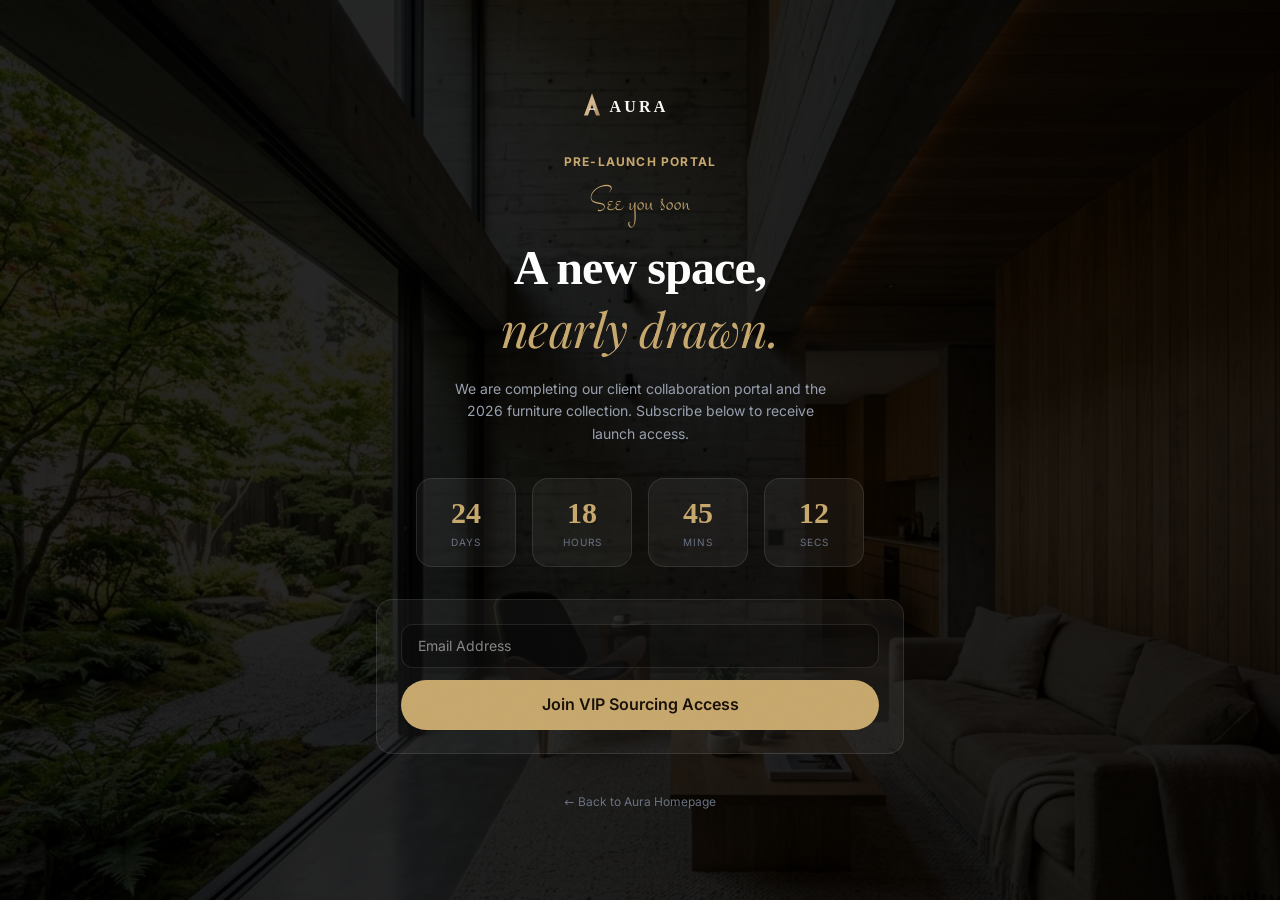
<file: pages/coming-soon.html>
<!DOCTYPE html>
<html lang="en" dir="ltr" class="">
<head>
  <meta charset="UTF-8">
  <meta name="viewport" content="width=device-width, initial-scale=1.0">
  <meta name="keywords" content="luxury interior designer, high-end interior design, residential design, bespoke furniture, space planning, 3d visualization, client portal">

  <!-- UNIQUE PER PAGE -->
  <title>Under Construction — Aura Design Studio</title>
  <meta name="description" content="Aura Design Studio's new collection and client collaboration portal are launching soon. Subscribe to receive exclusive spatial design insights.">
  <link rel="canonical" href="https://auradesignstudio.com/pages/coming-soon.html">

  <!-- Open Graph -->
  <meta property="og:type"        content="website">
  <meta property="og:title"       content="Under Construction — Aura Design Studio">
  <meta property="og:description" content="Aura Design Studio's new collection and client collaboration portal are launching soon. Subscribe to receive exclusive spatial design insights.">
  <meta property="og:image"       content="https://auradesignstudio.com/assets/images/ui/og-image.webp">
  <meta property="og:url"         content="https://auradesignstudio.com/pages/coming-soon.html">

  <!-- Twitter Card -->
  <meta name="twitter:card"        content="summary_large_image">
  <meta name="twitter:title"       content="Under Construction — Aura Design Studio">
  <meta name="twitter:description" content="Aura Design Studio's new collection and client collaboration portal are launching soon.">
  <meta name="twitter:image"       content="https://auradesignstudio.com/assets/images/ui/og-image.webp">

  <!-- JSON-LD -->
  <script type="application/ld+json">
  {
    "@context": "https://schema.org",
    "@type": "WebPage",
    "name": "Under Construction — Aura Design Studio",
    "description": "Aura Design Studio's new collection and client collaboration portal are launching soon. Subscribe to receive exclusive spatial design insights.",
    "url": "https://auradesignstudio.com/pages/coming-soon.html"
  }
  </script>

  <!-- Favicon -->
  <link rel="icon"             href="../assets/images/ui/favicon.ico">
  <link rel="apple-touch-icon" href="../assets/images/ui/apple-touch-icon.png">

  <!-- Styles -->
  <link rel="stylesheet" href="../assets/css/output.css">
  <link rel="stylesheet" href="../assets/css/style.css">
  <link rel="stylesheet" href="../assets/css/dark-mode.css">
  <link rel="stylesheet" href="../assets/css/rtl.css">
</head>
<body class="bg-primary text-white transition-colors duration-300 font-sans antialiased min-h-screen flex items-center justify-center relative overflow-hidden">
  
  <a href="#main-content" class="skip-link">Skip to main content</a>

  <!-- Background Image with heavy overlay -->
  <div class="absolute inset-0 z-0">
    <img src="../assets/images/hero/hero-secondary.webp" alt="Minimalist concrete interior architecture rendering" class="w-full h-full object-cover" loading="eager" width="1200" height="800">
    <div class="absolute inset-0 bg-black/85"></div>
  </div>

  <main id="main-content" class="relative z-10 max-w-xl mx-auto px-6 text-center flex flex-col items-center gap-8 py-12" role="main">
    
    <!-- Logo -->
    <a href="index.html" class="flex items-center gap-3 text-white" aria-label="Go to homepage">
      <img src="../assets/images/ui/logo-dark.svg" alt="Aura Design Studio Logo" class="h-8 w-auto text-white" loading="eager" width="160" height="40">
    </a>

    <!-- Copy -->
    <div class="flex flex-col gap-4" data-reveal="fade-up">
      <span class="text-accent text-xs font-bold uppercase tracking-widest">Pre-launch portal</span>
      <p class="signature text-3xl md:text-4xl">See you soon</p>
      <h1 class="text-3xl md:text-5xl font-bold font-serif leading-tight">A new space, <span class="display-italic text-accent">nearly drawn.</span></h1>
      <p class="text-gray-400 text-sm leading-relaxed max-w-[42ch] mx-auto">
        We are completing our client collaboration portal and the 2026 furniture collection. Subscribe below to receive launch access.
      </p>
    </div>

    <!-- Countdown Timer Grid -->
    <div class="grid grid-cols-4 gap-4 max-w-md w-full" data-reveal="fade-up" data-delay="1">
      <div class="bg-white/5 border border-white/10 rounded-2xl p-4 flex flex-col items-center">
        <span class="text-2xl md:text-3xl font-serif font-bold text-accent">24</span>
        <span class="text-[10px] text-gray-500 uppercase tracking-widest mt-1">Days</span>
      </div>
      <div class="bg-white/5 border border-white/10 rounded-2xl p-4 flex flex-col items-center">
        <span class="text-2xl md:text-3xl font-serif font-bold text-accent">18</span>
        <span class="text-[10px] text-gray-500 uppercase tracking-widest mt-1">Hours</span>
      </div>
      <div class="bg-white/5 border border-white/10 rounded-2xl p-4 flex flex-col items-center">
        <span class="text-2xl md:text-3xl font-serif font-bold text-accent">45</span>
        <span class="text-[10px] text-gray-500 uppercase tracking-widest mt-1">Mins</span>
      </div>
      <div class="bg-white/5 border border-white/10 rounded-2xl p-4 flex flex-col items-center">
        <span class="text-2xl md:text-3xl font-serif font-bold text-accent">12</span>
        <span class="text-[10px] text-gray-500 uppercase tracking-widest mt-1">Secs</span>
      </div>
    </div>

    <!-- Subscription Box -->
    <div class="bg-white/5 border border-white/10 p-6 rounded-2xl w-full" data-reveal="fade-up" data-delay="2">
      <form class="flex flex-col gap-3" novalidate id="coming-soon-form">
        <div class="relative flex-1">
          <input type="email" id="cs-email" name="email" placeholder="Email Address" required autocomplete="email" class="w-full h-[44px] bg-black/30 border border-white/10 rounded-xl px-4 text-sm text-white outline-none focus:border-accent transition">
          <span class="form-error absolute bottom-[-18px] left-0 text-[10px] text-red-500"></span>
        </div>
        <button type="submit" class="btn btn-primary btn-md w-full">Join VIP Sourcing Access</button>
      </form>
    </div>

    <!-- Footer link -->
    <a href="index.html" class="text-xs text-gray-500 hover:text-accent transition flex items-center gap-1.5 mt-2" data-reveal="fade-up" data-delay="3">
      ← Back to Aura Homepage
    </a>

  </main>

  <!-- Preloader -->
  <div class="preloader">
    <div class="preloader__spinner"></div>
    <span class="preloader__brand">AURA</span>
  </div>

  <!-- Scripts -->
  <script type="module" src="../assets/js/main.js"></script>
</body>
</html>
</file>
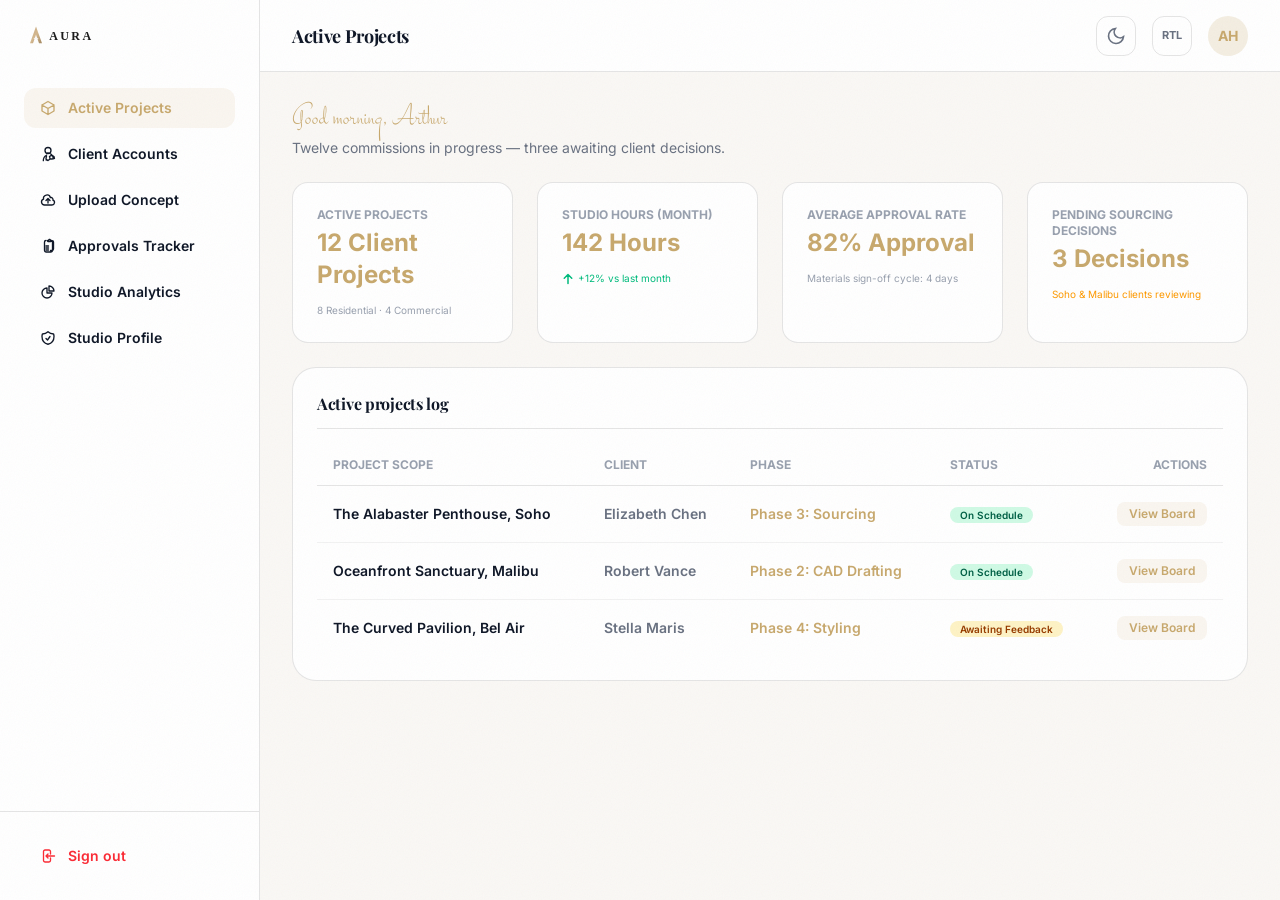
<file: pages/dashboard-admin.html>
<!DOCTYPE html>
<html lang="en" dir="ltr" class="">
<head>
  <meta charset="UTF-8">
  <meta name="viewport" content="width=device-width, initial-scale=1.0">
  <meta name="keywords" content="luxury interior designer, high-end interior design, residential design, bespoke furniture, space planning, 3d visualization, client portal">

  <!-- UNIQUE PER PAGE -->
  <title>Designer Management Board — Aura Design Studio</title>
  <meta name="description" content="Manage luxury residential interior projects, upload photorealistic 3D room renders, post custom material swatches, and converse with active clients.">
  <link rel="canonical" href="https://auradesignstudio.com/pages/dashboard-admin.html">

  <!-- Open Graph -->
  <meta property="og:type"        content="website">
  <meta property="og:title"       content="Designer Management Board — Aura Design Studio">
  <meta property="og:description" content="Manage luxury residential interior projects, upload photorealistic 3D room renders, post custom material swatches, and converse with active clients.">
  <meta property="og:image"       content="https://auradesignstudio.com/assets/images/ui/og-image.webp">
  <meta property="og:url"         content="https://auradesignstudio.com/pages/dashboard-admin.html">

  <!-- Twitter Card -->
  <meta name="twitter:card"        content="summary_large_image">
  <meta name="twitter:title"       content="Designer Management Board — Aura Design Studio">
  <meta name="twitter:description" content="Manage luxury residential interior projects, upload photorealistic 3D room renders.">
  <meta name="twitter:image"       content="https://auradesignstudio.com/assets/images/ui/og-image.webp">

  <!-- JSON-LD -->
  <script type="application/ld+json">
  {
    "@context": "https://schema.org",
    "@type": "WebPage",
    "name": "Designer Management Board — Aura Design Studio",
    "description": "Manage luxury residential interior projects, upload photorealistic 3D room renders, post custom material swatches, and converse with active clients.",
    "url": "https://auradesignstudio.com/pages/dashboard-admin.html"
  }
  </script>

  <!-- Favicon -->
  <link rel="icon" href="../assets/images/ui/favicon.ico">

  <!-- Styles -->
  <link rel="stylesheet" href="../assets/css/output.css">
  <link rel="stylesheet" href="../assets/css/style.css">
  <link rel="stylesheet" href="../assets/css/dark-mode.css">
  <link rel="stylesheet" href="../assets/css/rtl.css">

  <!-- Inline Theme Script to prevent FOUC -->
  <script>
    const savedTheme = localStorage.getItem('theme');
    const prefersDark = window.matchMedia('(prefers-color-scheme: dark)').matches;
    if (savedTheme === 'dark' || (!savedTheme && prefersDark)) {
      document.documentElement.classList.add('dark');
    } else {
      document.documentElement.classList.remove('dark');
    }
  </script>
</head>
<body class="bg-surface dark:bg-dark-bg text-gray-900 dark:text-gray-300 transition-colors duration-300 font-sans antialiased min-h-screen">
  
  <!-- Skip link (accessibility) -->
  <a href="#main-content" class="skip-link">Skip to main content</a>

  <div class="flex min-h-screen overflow-hidden">
    
    <!-- SIDEBAR -->
    <aside class="fixed lg:static inset-y-0 left-0 w-[260px] bg-white dark:bg-dark-surface border-r border-black/10 dark:border-white/10 z-50 flex flex-col justify-between transition-transform duration-300 -translate-x-full lg:translate-x-0" id="sidebar" role="navigation" aria-label="Dashboard navigation">
      
      <!-- Top Section -->
      <div class="flex flex-col gap-6 p-6">
        <!-- Logo -->
        <a href="index.html" class="flex items-center gap-3 text-gray-900 dark:text-white" aria-label="Go to homepage">
          <img src="../assets/images/ui/logo-light.svg" alt="Aura Design Studio Logo" class="h-6 w-auto dark:hidden" loading="eager" width="120" height="30">
          <img src="../assets/images/ui/logo-dark.svg" alt="Aura Design Studio Logo" class="h-6 w-auto hidden dark:block" loading="eager" width="120" height="30">
        </a>

        <!-- Navigation Links -->
        <nav class="flex flex-col gap-1.5 mt-4">
          <button data-tab="overview" class="flex items-center gap-3 px-4 py-2.5 text-sm font-semibold rounded-xl sidebar__link sidebar__link--active text-left w-full transition hover:text-accent hover:bg-accent/5 bg-accent/10 text-accent dark:bg-accent/20" aria-current="page">
            <!-- SVG cubes -->
            <svg class="w-4 h-4 shrink-0" fill="none" stroke="currentColor" stroke-width="2" viewBox="0 0 24 24" aria-hidden="true">
              <path stroke-linecap="round" stroke-linejoin="round" d="m21 7.5-9-5.25L3 7.5m18 0-9 5.25m9-5.25v9l-9 5.25M3 7.5l9 5.25M3 7.5v9l9 5.25m0-9v9" />
            </svg>
            Active Projects
          </button>
          <button data-tab="users" class="flex items-center gap-3 px-4 py-2.5 text-sm font-semibold rounded-xl sidebar__link text-left w-full transition hover:text-accent hover:bg-accent/5">
            <!-- SVG users -->
            <svg class="w-4 h-4 shrink-0" fill="none" stroke="currentColor" stroke-width="2" viewBox="0 0 24 24" aria-hidden="true">
              <path stroke-linecap="round" stroke-linejoin="round" d="M15 19.128a9.38 9.38 0 0 0 2.625.372 9.337 9.337 0 0 0 4.121-.952 4.125 4.125 0 0 0-7.533-2.493M15 19.128v-.003c0-1.113-.285-2.16-.786-3.07M15 19.128v.109A12.018 12.018 0 0 1 12 21.75a11.963 11.963 0 0 1-3-2.513v-.11c0-1.112.285-2.16.786-3.07m5.214-4.839a4.5 4.5 0 0 0-5.214 0m5.214 0a9.005 9.005 0 0 1 4.786 8.216M12 21.75a12.018 12.018 0 0 1-3-.787M9.786 13.841a9.005 9.005 0 0 0-4.786 8.216M12 11.25a4.5 4.5 0 1 0 0-9 4.5 4.5 0 0 0 0 9Z" />
            </svg>
            Client Accounts
          </button>
          <button data-tab="content" class="flex items-center gap-3 px-4 py-2.5 text-sm font-semibold rounded-xl sidebar__link text-left w-full transition hover:text-accent hover:bg-accent/5">
            <!-- SVG cloud-upload-alt -->
            <svg class="w-4 h-4 shrink-0" fill="none" stroke="currentColor" stroke-width="2" viewBox="0 0 24 24" aria-hidden="true">
              <path stroke-linecap="round" stroke-linejoin="round" d="M12 16.5V9.75m0 0 3 3m-3-3-3 3M6.75 19.5a4.5 4.5 0 0 1-1.41-8.775 5.25 5.25 0 0 1 10.233-2.33 3 3 0 0 1 3.758 3.848A3.752 3.752 0 0 1 18 19.5H6.75Z" />
            </svg>
            Upload Concept
          </button>
          <button data-tab="orders" class="flex items-center gap-3 px-4 py-2.5 text-sm font-semibold rounded-xl sidebar__link text-left w-full transition hover:text-accent hover:bg-accent/5">
            <!-- SVG clipboard-check -->
            <svg class="w-4 h-4 shrink-0" fill="none" stroke="currentColor" stroke-width="2" viewBox="0 0 24 24" aria-hidden="true">
              <path stroke-linecap="round" stroke-linejoin="round" d="M9 12h3.75M9 15h3.75M9 18h3.75m3 .75H18a2.25 2.25 0 0 0 2.25-2.25V6.108c0-1.135-.845-2.098-1.976-2.192a48.424 48.424 0 0 0-1.123-.08m-5.801 0c-.065.21-.1.433-.1.664 0 .414.336.75.75.75h4.5a.75.75 0 0 0 .75-.75 2.25 2.25 0 0 0-.1-.664m-5.8 0A2.251 2.251 0 0 0 13.5 2.25H15a2.25 2.25 0 0 0 2.15 1.586m-5.8 0c-.065.21-.1.433-.1.664 0 .414.336.75.75.75h4.5a.75.75 0 0 0 .75-.75 2.25 2.25 0 0 0-.1-.664M9 3.75a2.25 2.25 0 0 0-2.25 2.25v12.75A2.25 2.25 0 0 0 9 21h7.5A2.25 2.25 0 0 0 18.75 18.75V6A2.25 2.25 0 0 0 16.5 3.75" />
            </svg>
            Approvals Tracker
          </button>
          <button data-tab="analytics" class="flex items-center gap-3 px-4 py-2.5 text-sm font-semibold rounded-xl sidebar__link text-left w-full transition hover:text-accent hover:bg-accent/5">
            <!-- SVG chart-pie -->
            <svg class="w-4 h-4 shrink-0" fill="none" stroke="currentColor" stroke-width="2" viewBox="0 0 24 24" aria-hidden="true">
              <path stroke-linecap="round" stroke-linejoin="round" d="M10.5 6a7.5 7.5 0 1 0 7.5 7.5h-7.5V6Z" />
              <path stroke-linecap="round" stroke-linejoin="round" d="M13.5 10.5H21A7.5 7.5 0 0 0 13.5 3v7.5Z" />
            </svg>
            Studio Analytics
          </button>
          <button data-tab="settings" class="flex items-center gap-3 px-4 py-2.5 text-sm font-semibold rounded-xl sidebar__link text-left w-full transition hover:text-accent hover:bg-accent/5">
            <!-- SVG user-shield -->
            <svg class="w-4 h-4 shrink-0" fill="none" stroke="currentColor" stroke-width="2" viewBox="0 0 24 24" aria-hidden="true">
              <path stroke-linecap="round" stroke-linejoin="round" d="M9 12.75 11.25 15 15 9.75m-3-7.036A11.959 11.959 0 0 1 3.598 6 11.99 11.99 0 0 0 3 9.749c0 5.592 3.824 10.29 9 11.623 5.176-1.332 9-6.03 9-11.622 0-1.31-.21-2.571-.598-3.751h-.152c-3.196 0-6.1-1.248-8.25-3.285Z" />
            </svg>
            Studio Profile
          </button>
        </nav>
      </div>

      <!-- Bottom Logout -->
      <div class="p-6 border-t border-black/10 dark:border-white/10">
        <a href="login.html" class="flex items-center gap-3 px-4 py-2.5 text-sm font-semibold rounded-xl text-red-500 hover:bg-red-50 dark:hover:bg-red-950/20 transition w-full text-left">
          <!-- SVG signout -->
          <svg class="w-4 h-4 shrink-0" fill="none" stroke="currentColor" stroke-width="2" viewBox="0 0 24 24" aria-hidden="true">
            <path stroke-linecap="round" stroke-linejoin="round" d="M15.75 9V5.25A2.25 2.25 0 0 0 13.5 3h-6a2.25 2.25 0 0 0-2.25 2.25v13.5A2.25 2.25 0 0 0 7.5 21h6a2.25 2.25 0 0 0 2.25-2.25V15M12 9l-3 3m0 0 3 3m-3-3h12.75" />
          </svg>
          Sign out
        </a>
      </div>

    </aside>

    <!-- WRAPPER FOR CONTENT -->
    <div class="flex-1 flex flex-col min-w-0">
      
      <!-- TOPBAR -->
      <header class="h-[72px] bg-white dark:bg-dark-surface border-b border-black/10 dark:border-white/10 px-6 md:px-8 flex items-center justify-between z-30" role="banner">
        <div class="flex items-center gap-4">
          <button class="sidebar-toggle lg:hidden text-gray-500 hover:text-accent transition w-10 h-10 flex items-center justify-center rounded-xl hover:bg-gray-100 dark:hover:bg-white/5" aria-label="Toggle sidebar">
            <!-- SVG bars -->
            <svg class="w-5 h-5" fill="none" stroke="currentColor" stroke-width="2" viewBox="0 0 24 24" aria-hidden="true">
              <path stroke-linecap="round" stroke-linejoin="round" d="M3.75 6.75h16.5M3.75 12h16.5m-16.5 5.25h16.5" />
            </svg>
          </button>
          <h1 class="dashboard-topbar__title text-lg font-bold font-heading">Active Projects</h1>
        </div>

        <div class="flex items-center gap-4">
          <button id="dark-toggle" class="w-10 h-10 flex items-center justify-center rounded-xl border border-black/10 dark:border-white/10 text-gray-500 dark:text-gray-300 hover:text-accent hover:border-accent hover:bg-gray-100 dark:hover:bg-white/5 transition" aria-label="Toggle dark mode">
            <!-- SVG moon -->
            <svg class="icon-moon w-5 h-5 block dark:hidden" fill="none" stroke="currentColor" stroke-width="2" viewBox="0 0 24 24" aria-hidden="true">
              <path d="M21 12.79A9 9 0 1 1 11.21 3 7 7 0 0 0 21 12.79z"/>
            </svg>
            <!-- SVG sun -->
            <svg class="icon-sun w-5 h-5 hidden dark:block" fill="none" stroke="currentColor" stroke-width="2" viewBox="0 0 24 24" aria-hidden="true">
              <circle cx="12" cy="12" r="5"/>
              <path d="M12 1v2M12 21v2M4.22 4.22l1.42 1.42M18.36 18.36l1.42 1.42M1 12h2M21 12h2M4.22 19.78l1.42-1.42M18.36 5.64l1.42-1.42"/>
            </svg>
          </button>
          <button id="rtl-toggle" class="w-10 h-10 flex items-center justify-center rounded-xl border border-black/10 dark:border-white/10 text-[11px] font-bold text-gray-500 dark:text-gray-300 hover:text-accent hover:border-accent hover:bg-gray-100 dark:hover:bg-white/5 transition" aria-label="Toggle RTL layout">
            RTL
          </button>
          <div class="w-10 h-10 rounded-full bg-accent/20 text-accent flex items-center justify-center font-bold text-sm" aria-label="User menu">
            AH
          </div>
        </div>
      </header>

      <!-- MAIN CONTENT -->
      <main class="flex-1 p-6 md:p-8 bg-surface dark:bg-dark-bg min-h-[calc(100vh-72px)] overflow-y-auto" id="main-content">
        
        <!-- PANEL: OVERVIEW -->
        <div id="overview" class="tab-panel active space-y-6">

          <!-- Welcome header -->
          <div class="text-left">
            <p class="signature text-2xl md:text-3xl">Good morning, Arthur</p>
            <p class="text-sm text-gray-500 dark:text-gray-400 mt-1">Twelve commissions in progress — three awaiting client decisions.</p>
          </div>

          <!-- Stat Cards -->
          <div class="grid sm:grid-cols-4 gap-6 text-left">
            <div class="bg-white dark:bg-dark-surface border border-black/10 dark:border-white/10 p-6 rounded-2xl flex flex-col gap-1">
              <span class="text-xs font-bold text-gray-400 uppercase">Active Projects</span>
              <strong class="text-2xl font-bold text-accent">12 Client Projects</strong>
              <span class="text-[10px] text-gray-400 mt-2">8 Residential · 4 Commercial</span>
            </div>
            <div class="bg-white dark:bg-dark-surface border border-black/10 dark:border-white/10 p-6 rounded-2xl flex flex-col gap-1">
              <span class="text-xs font-bold text-gray-400 uppercase">Studio Hours (Month)</span>
              <strong class="text-2xl font-bold text-accent">142 Hours</strong>
              <span class="text-[10px] text-emerald-500 mt-2 flex items-center">
                <!-- SVG arrow up -->
                <svg class="w-3 h-3 inline-block mr-1" fill="none" stroke="currentColor" stroke-width="3" viewBox="0 0 24 24" aria-hidden="true">
                  <path stroke-linecap="round" stroke-linejoin="round" d="M4.5 10.5 12 3m0 0 7.5 7.5M12 3v18" />
                </svg>
                +12% vs last month
              </span>
            </div>
            <div class="bg-white dark:bg-dark-surface border border-black/10 dark:border-white/10 p-6 rounded-2xl flex flex-col gap-1">
              <span class="text-xs font-bold text-gray-400 uppercase">Average Approval Rate</span>
              <strong class="text-2xl font-bold text-accent">82% Approval</strong>
              <span class="text-[10px] text-gray-400 mt-2">Materials sign-off cycle: 4 days</span>
            </div>
            <div class="bg-white dark:bg-dark-surface border border-black/10 dark:border-white/10 p-6 rounded-2xl flex flex-col gap-1">
              <span class="text-xs font-bold text-gray-400 uppercase">Pending Sourcing Decisions</span>
              <strong class="text-2xl font-bold text-accent">3 Decisions</strong>
              <span class="text-[10px] text-amber-500 mt-2">Soho & Malibu clients reviewing</span>
            </div>
          </div>

          <!-- Active Projects Log -->
          <div class="bg-white dark:bg-dark-surface border border-black/10 dark:border-white/10 rounded-3xl p-6 text-left">
            <h2 class="text-base font-bold font-heading border-b border-black/10 dark:border-white/10 pb-3 mb-4">Active projects log</h2>
            <div class="overflow-x-auto">
              <table class="w-full text-sm text-left border-collapse" role="table">
                <thead>
                  <tr class="border-b border-black/10 dark:border-white/10 text-xs font-bold text-gray-400 uppercase">
                    <th class="py-3 px-4">Project Scope</th>
                    <th class="py-3 px-4">Client</th>
                    <th class="py-3 px-4">Phase</th>
                    <th class="py-3 px-4">Status</th>
                    <th class="py-3 px-4 text-right">Actions</th>
                  </tr>
                </thead>
                <tbody class="divide-y divide-black/5 dark:divide-white/5 font-semibold text-gray-500 dark:text-gray-400">
                  <!-- Row 1 -->
                  <tr class="hover:bg-surface dark:hover:bg-dark-bg transition">
                    <td class="py-4 px-4 text-gray-900 dark:text-white">The Alabaster Penthouse, Soho</td>
                    <td class="py-4 px-4">Elizabeth Chen</td>
                    <td class="py-4 px-4 text-accent">Phase 3: Sourcing</td>
                    <td class="py-4 px-4"><span class="px-2.5 py-0.5 rounded-full text-[10px] bg-emerald-100 text-emerald-800 dark:bg-emerald-950/30 dark:text-emerald-300">On Schedule</span></td>
                    <td class="py-4 px-4 text-right flex gap-2 justify-end">
                      <a href="dashboard-user.html" class="px-3 py-1 bg-accent/10 text-accent text-xs rounded-lg hover:bg-accent hover:text-white transition">View Board</a>
                    </td>
                  </tr>
                  <!-- Row 2 -->
                  <tr class="hover:bg-surface dark:hover:bg-dark-bg transition">
                    <td class="py-4 px-4 text-gray-900 dark:text-white">Oceanfront Sanctuary, Malibu</td>
                    <td class="py-4 px-4">Robert Vance</td>
                    <td class="py-4 px-4 text-accent">Phase 2: CAD Drafting</td>
                    <td class="py-4 px-4"><span class="px-2.5 py-0.5 rounded-full text-[10px] bg-emerald-100 text-emerald-800 dark:bg-emerald-950/30 dark:text-emerald-300">On Schedule</span></td>
                    <td class="py-4 px-4 text-right flex gap-2 justify-end">
                      <a href="dashboard-user.html" class="px-3 py-1 bg-accent/10 text-accent text-xs rounded-lg hover:bg-accent hover:text-white transition">View Board</a>
                    </td>
                  </tr>
                  <!-- Row 3 -->
                  <tr class="hover:bg-surface dark:hover:bg-dark-bg transition">
                    <td class="py-4 px-4 text-gray-900 dark:text-white">The Curved Pavilion, Bel Air</td>
                    <td class="py-4 px-4">Stella Maris</td>
                    <td class="py-4 px-4 text-accent">Phase 4: Styling</td>
                    <td class="py-4 px-4"><span class="px-2.5 py-0.5 rounded-full text-[10px] bg-amber-100 text-amber-800 dark:bg-amber-950/30 dark:text-amber-300">Awaiting Feedback</span></td>
                    <td class="py-4 px-4 text-right flex gap-2 justify-end">
                      <a href="dashboard-user.html" class="px-3 py-1 bg-accent/10 text-accent text-xs rounded-lg hover:bg-accent hover:text-white transition">View Board</a>
                    </td>
                  </tr>
                </tbody>
              </table>
            </div>
          </div>

        </div>

        <!-- PANEL: CLIENT ACCOUNTS -->
        <div id="users" class="tab-panel hidden space-y-6">
          <div class="bg-white dark:bg-dark-surface border border-black/10 dark:border-white/10 rounded-3xl p-6 text-left">
            <h2 class="text-base font-bold font-heading border-b border-black/10 dark:border-white/10 pb-3 mb-6">Registered client workspaces</h2>
            
            <div class="overflow-x-auto">
              <table class="w-full text-sm text-left border-collapse" role="table">
                <thead>
                  <tr class="border-b border-black/10 dark:border-white/10 text-xs font-bold text-gray-400 uppercase">
                    <th class="py-3 px-4">Client Name</th>
                    <th class="py-3 px-4">Email</th>
                    <th class="py-3 px-4">Project Ref Code</th>
                    <th class="py-3 px-4">Portal Access</th>
                  </tr>
                </thead>
                <tbody class="divide-y divide-black/5 dark:divide-white/5 font-semibold text-gray-500 dark:text-gray-400">
                  <tr class="hover:bg-surface dark:hover:bg-dark-bg transition">
                    <td class="py-4 px-4 text-gray-900 dark:text-white">Elizabeth Chen</td>
                    <td class="py-4 px-4">elizabeth.chen@gmail.com</td>
                    <td class="py-4 px-4 text-accent font-mono">AURA-SOHO-2026</td>
                    <td class="py-4 px-4"><span class="px-2 py-0.5 rounded bg-green-100 text-green-800 text-[10px]">Active</span></td>
                  </tr>
                  <tr class="hover:bg-surface dark:hover:bg-dark-bg transition">
                    <td class="py-4 px-4 text-gray-900 dark:text-white">Robert Vance</td>
                    <td class="py-4 px-4">r.vance@vanceholdings.com</td>
                    <td class="py-4 px-4 text-accent font-mono">AURA-MALIBU-2026</td>
                    <td class="py-4 px-4"><span class="px-2 py-0.5 rounded bg-green-100 text-green-800 text-[10px]">Active</span></td>
                  </tr>
                  <tr class="hover:bg-surface dark:hover:bg-dark-bg transition">
                    <td class="py-4 px-4 text-gray-900 dark:text-white">Stella Maris</td>
                    <td class="py-4 px-4">stella@marisdesign.org</td>
                    <td class="py-4 px-4 text-accent font-mono">AURA-BELAIR-2025</td>
                    <td class="py-4 px-4"><span class="px-2 py-0.5 rounded bg-green-100 text-green-800 text-[10px]">Active</span></td>
                  </tr>
                </tbody>
              </table>
            </div>

          </div>
        </div>

        <!-- PANEL: UPLOAD CONCEPT (CONTENT) -->
        <div id="content" class="tab-panel hidden space-y-6">
          <div class="bg-white dark:bg-dark-surface border border-black/10 dark:border-white/10 rounded-3xl p-6 text-left max-w-xl">
            <h2 class="text-base font-bold font-heading border-b border-black/10 dark:border-white/10 pb-3 mb-6">Upload new design concept</h2>
            
            <form class="flex flex-col gap-4" data-validate>
              <div class="flex flex-col">
                <label for="select-project" class="text-[10px] font-bold text-gray-500 uppercase mb-1">Target Client Project</label>
                <select id="select-project" required class="h-[44px] bg-surface dark:bg-dark-bg border border-black/10 dark:border-white/10 rounded-xl px-4 text-sm outline-none focus:border-accent text-gray-900 dark:text-white">
                  <option value="">Select Client Workspace</option>
                  <option value="soho">Elizabeth Chen — Soho Penthouse</option>
                  <option value="malibu">Robert Vance — Malibu Villa</option>
                  <option value="belair">Stella Maris — Bel Air Estate</option>
                </select>
                <span class="form-error text-[10px] text-red-500 mt-1"></span>
              </div>
              
              <div class="flex flex-col">
                <label for="concept-title" class="text-[10px] font-bold text-gray-500 uppercase mb-1">Concept Rendering Title</label>
                <input type="text" id="concept-title" required placeholder="e.g. Concept 04.C: Master Wardrobe layout" class="h-[44px] bg-surface dark:bg-dark-bg border border-black/10 dark:border-white/10 rounded-xl px-4 text-sm outline-none focus:border-accent text-gray-900 dark:text-white">
                <span class="form-error text-[10px] text-red-500 mt-1"></span>
              </div>

              <div class="flex flex-col">
                <label for="concept-file" class="text-[10px] font-bold text-gray-500 uppercase mb-1">Select Swatches / Renders (WebP)</label>
                <input type="file" id="concept-file" required class="bg-surface dark:bg-dark-bg border border-black/10 dark:border-white/10 rounded-xl p-3 text-sm outline-none focus:border-accent text-gray-900 dark:text-white">
                <span class="form-error text-[10px] text-red-500 mt-1"></span>
              </div>

              <div class="flex flex-col">
                <label for="concept-desc" class="text-[10px] font-bold text-gray-500 uppercase mb-1">Curation / Sourcing Notes</label>
                <textarea id="concept-desc" required rows="4" placeholder="Fabric contents, stone supplier details, coordinates, dimensions..." class="bg-surface dark:bg-dark-bg border border-black/10 dark:border-white/10 rounded-xl p-4 text-sm outline-none focus:border-accent text-gray-900 dark:text-white resize-none"></textarea>
                <span class="form-error text-[10px] text-red-500 mt-1"></span>
              </div>

              <button type="submit" class="w-fit px-6 h-[44px] bg-gray-900 dark:bg-accent hover:bg-accent dark:hover:bg-accent-dark text-white dark:text-gray-900 font-semibold rounded-xl text-sm transition mt-2">Upload Workspace Concept</button>
            </form>
          </div>
        </div>

        <!-- PANEL: APPROVALS TRACKER (ORDERS) -->
        <div id="orders" class="tab-panel hidden space-y-6">
          <div class="bg-white dark:bg-dark-surface border border-black/10 dark:border-white/10 rounded-3xl p-6 text-left">
            <h2 class="text-base font-bold font-heading border-b border-black/10 dark:border-white/10 pb-3 mb-6">Client decisions tracker</h2>
            
            <div class="overflow-x-auto">
              <table class="w-full text-sm text-left border-collapse" role="table">
                <thead>
                  <tr class="border-b border-black/10 dark:border-white/10 text-xs font-bold text-gray-400 uppercase">
                    <th class="py-3 px-4">Material swatches</th>
                    <th class="py-3 px-4">Client</th>
                    <th class="py-3 px-4">Decision</th>
                    <th class="py-3 px-4">Feedback Note</th>
                  </tr>
                </thead>
                <tbody class="divide-y divide-black/5 dark:divide-white/5 font-semibold text-gray-500 dark:text-gray-400">
                  <tr class="hover:bg-surface dark:hover:bg-dark-bg transition">
                    <td class="py-4 px-4 text-gray-900 dark:text-white">Calacatta Viola Stone</td>
                    <td class="py-4 px-4">Elizabeth Chen</td>
                    <td class="py-4 px-4"><span class="px-2 py-0.5 rounded bg-emerald-100 text-emerald-800 text-[10px] font-bold">Approved</span></td>
                    <td class="py-4 px-4">"The bookmatching pattern looks perfect."</td>
                  </tr>
                  <tr class="hover:bg-surface dark:hover:bg-dark-bg transition">
                    <td class="py-4 px-4 text-gray-900 dark:text-white">Smoked Herringbone Oak</td>
                    <td class="py-4 px-4">Elizabeth Chen</td>
                    <td class="py-4 px-4"><span class="px-2 py-0.5 rounded bg-amber-100 text-amber-800 text-[10px] font-bold">Pending Review</span></td>
                    <td class="py-4 px-4">—</td>
                  </tr>
                  <tr class="hover:bg-surface dark:hover:bg-dark-bg transition">
                    <td class="py-4 px-4 text-gray-900 dark:text-white">Belgian Linen Bouclé</td>
                    <td class="py-4 px-4">Robert Vance</td>
                    <td class="py-4 px-4"><span class="px-2 py-0.5 rounded bg-rose-100 text-rose-800 text-[10px] font-bold">Changes Requested</span></td>
                    <td class="py-4 px-4">"Would prefer a slightly warmer champagne shade."</td>
                  </tr>
                </tbody>
              </table>
            </div>

          </div>
        </div>

        <!-- PANEL: ANALYTICS -->
        <div id="analytics" class="tab-panel hidden space-y-6">
          <div class="grid sm:grid-cols-3 gap-6 text-left">
            <div class="bg-white dark:bg-dark-surface border border-black/10 dark:border-white/10 p-6 rounded-2xl">
              <span class="text-xs font-bold text-gray-400 uppercase">Monthly Studio Billing</span>
              <strong class="text-2xl font-bold text-accent block mt-1">$42,850</strong>
              <span class="text-[10px] text-emerald-500 mt-2 flex items-center">
                <!-- SVG arrow up -->
                <svg class="w-3 h-3 inline-block mr-1" fill="none" stroke="currentColor" stroke-width="3" viewBox="0 0 24 24" aria-hidden="true">
                  <path stroke-linecap="round" stroke-linejoin="round" d="M4.5 10.5 12 3m0 0 7.5 7.5M12 3v18" />
                </svg>
                +8% vs target
              </span>
            </div>
            <div class="bg-white dark:bg-dark-surface border border-black/10 dark:border-white/10 p-6 rounded-2xl">
              <span class="text-xs font-bold text-gray-400 uppercase">Supplier Cost Margins</span>
              <strong class="text-2xl font-bold text-accent block mt-1">18.5% margin</strong>
              <span class="text-[10px] text-gray-400 mt-2">Average wholesale markup: 15%</span>
            </div>
            <div class="bg-white dark:bg-dark-surface border border-black/10 dark:border-white/10 p-6 rounded-2xl">
              <span class="text-xs font-bold text-gray-400 uppercase">Sourcing Efficiency</span>
              <strong class="text-2xl font-bold text-accent block mt-1">92% Delivery</strong>
              <span class="text-[10px] text-emerald-500 mt-2">On schedule transport coordination</span>
            </div>
          </div>

          <!-- Timesheet Tracker Mocks -->
          <div class="bg-white dark:bg-dark-surface border border-black/10 dark:border-white/10 rounded-3xl p-6 text-left">
            <h2 class="text-base font-bold font-heading border-b border-black/10 dark:border-white/10 pb-3 mb-4">Designer billing timesheet</h2>
            <div class="overflow-x-auto">
              <table class="w-full text-sm border-collapse" role="table">
                <thead>
                  <tr class="border-b border-black/10 dark:border-white/10 text-xs font-bold text-gray-400 uppercase">
                    <th class="py-3 px-4 text-left">Designer</th>
                    <th class="py-3 px-4 text-left">Client Project</th>
                    <th class="py-3 px-4 text-left">Logged Hours</th>
                    <th class="py-3 px-4 text-right">Invoiced Amount</th>
                  </tr>
                </thead>
                <tbody class="divide-y divide-black/5 dark:divide-white/5 font-semibold text-gray-500 dark:text-gray-400">
                  <tr class="hover:bg-surface dark:hover:bg-dark-bg transition">
                    <td class="py-4 px-4 text-gray-900 dark:text-white">Arthur Hargreaves</td>
                    <td class="py-4 px-4">Elizabeth Chen — Soho Penthouse</td>
                    <td class="py-4 px-4">42 hrs</td>
                    <td class="py-4 px-4 text-right text-accent">$6,300</td>
                  </tr>
                  <tr class="hover:bg-surface dark:hover:bg-dark-bg transition">
                    <td class="py-4 px-4 text-gray-900 dark:text-white">Clara Rossi</td>
                    <td class="py-4 px-4">Robert Vance — Malibu Villa</td>
                    <td class="py-4 px-4">58 hrs</td>
                    <td class="py-4 px-4 text-right text-accent">$5,800</td>
                  </tr>
                </tbody>
              </table>
            </div>
          </div>
        </div>

        <!-- PANEL: SETTINGS -->
        <div id="settings" class="tab-panel hidden space-y-6">
          <div class="bg-white dark:bg-dark-surface border border-black/10 dark:border-white/10 rounded-3xl p-6 text-left max-w-xl">
            <h2 class="text-base font-bold font-heading border-b border-black/10 dark:border-white/10 pb-3 mb-6">Studio profile settings</h2>
            
            <form class="flex flex-col gap-4" data-validate>
              <div class="grid sm:grid-cols-2 gap-4">
                <div class="flex flex-col">
                  <label for="studio-name" class="text-[10px] font-bold text-gray-500 uppercase mb-1">Studio Name</label>
                  <input type="text" id="studio-name" value="Aura Design Studio" required minlength="2" class="h-[44px] bg-surface dark:bg-dark-bg border border-black/10 dark:border-white/10 rounded-xl px-4 text-sm outline-none focus:border-accent text-gray-900 dark:text-white">
                  <span class="form-error text-[10px] text-red-500 mt-1"></span>
                </div>
                <div class="flex flex-col">
                  <label for="billing-email" class="text-[10px] font-bold text-gray-500 uppercase mb-1">Studio Sourcing Email</label>
                  <input type="email" id="billing-email" value="inquire@auradesignstudio.com" required autocomplete="email" class="h-[44px] bg-surface dark:bg-dark-bg border border-black/10 dark:border-white/10 rounded-xl px-4 text-sm outline-none focus:border-accent text-gray-900 dark:text-white">
                  <span class="form-error text-[10px] text-red-500 mt-1"></span>
                </div>
              </div>
              <button type="submit" class="w-fit px-6 h-[44px] bg-gray-900 dark:bg-accent hover:bg-accent dark:hover:bg-accent-dark text-white dark:text-gray-900 font-semibold rounded-xl text-sm transition mt-2">Save Profile Settings</button>
            </form>
          </div>
        </div>

      </main>

    </div>

  </div>

  <!-- Preloader -->
  <div class="preloader">
    <div class="preloader__spinner"></div>
    <span class="preloader__brand">AURA</span>
  </div>

  <!-- Scripts -->
  <script type="module" src="../assets/js/main.js"></script>
  <script src="../assets/js/dashboard.js"></script>
</body>
</html>
</file>
<file: assets/css/style.css>
/* ==========================================================================
   AURA DESIGN STUDIO — style.css
   Consolidated stylesheet (former custom.css + editorial.css merged here).
   Base fonts (Inter, Playfair) and Tailwind utilities live in output.css;
   dark-mode rules live in dark-mode.css; RTL rules live in rtl.css.
   --------------------------------------------------------------------------
   Editorial display faces (the base Inter/Playfair are declared in output.css)
   ========================================================================== */
@font-face { font-family:'Outfit'; font-style:normal; font-weight:400; font-display:swap; src:url('../fonts/outfit/outfit-v15-latin-regular.woff2') format('woff2'); }
@font-face { font-family:'Outfit'; font-style:normal; font-weight:900; font-display:swap; src:url('../fonts/outfit/outfit-v15-latin-900.woff2') format('woff2'); }
@font-face { font-family:'Stalemate'; font-style:normal; font-weight:400; font-display:swap; src:url('../fonts/stalemate/stalemate-v24-latin-regular.woff2') format('woff2'); }
@font-face { font-family:'Playfair Display'; font-style:italic; font-weight:400; font-display:swap; src:url('../fonts/playfair/playfair-display-v40-latin-italic.woff2') format('woff2'); }
@font-face { font-family:'Playfair Display'; font-style:italic; font-weight:700; font-display:swap; src:url('../fonts/playfair/playfair-display-v40-latin-700italic.woff2') format('woff2'); }
@font-face { font-family:'Playfair Display'; font-style:italic; font-weight:900; font-display:swap; src:url('../fonts/playfair/playfair-display-v40-latin-900italic.woff2') format('woff2'); }

/* Scroll reveal */
@media (prefers-reduced-motion: no-preference) {
  [data-reveal] {
    opacity: 0;
    transition: opacity 500ms cubic-bezier(0.16,1,0.3,1),
                transform 500ms cubic-bezier(0.16,1,0.3,1);
  }
  [data-reveal="fade-up"]    { transform: translateY(32px); }
  [data-reveal="fade-down"]  { transform: translateY(-32px); }
  [data-reveal="fade-left"]  { transform: translateX(32px); }
  [data-reveal="fade-right"] { transform: translateX(-32px); }
  [data-reveal="scale"]      { transform: scale(0.92); }
  [data-reveal].is-visible   { opacity: 1; transform: none; }
  [data-delay="1"] { transition-delay:  80ms; }
  [data-delay="2"] { transition-delay: 160ms; }
  [data-delay="3"] { transition-delay: 240ms; }
  [data-delay="4"] { transition-delay: 320ms; }
  [data-delay="5"] { transition-delay: 400ms; }
  [data-delay="6"] { transition-delay: 480ms; }
}

/* Marquee */
@media (prefers-reduced-motion: no-preference) {
  .marquee-track { animation: marquee 30s linear infinite; }
  @keyframes marquee { to { transform: translateX(-50%); } }
}

/* Nav active underline */
.navbar-link[aria-current="page"]::after {
  content: ''; position: absolute; bottom: -4px; left: 0;
  width: 100%; height: 2px;
  background: #C8A96E;
  border-radius: 9999px;
}

/* Password strength */
.strength-fill {
  transition: width 0.3s cubic-bezier(0.16,1,0.3,1), background 0.3s ease;
}

/* Header theme icons use 24px paths inside 20px utility sizing. */
.icon-sun,
.icon-moon {
  overflow: visible;
  flex-shrink: 0;
}

/* Solid marketing navbar */
#navbar {
  background-color: #FAF8F5 !important;
  -webkit-backdrop-filter: none !important;
  backdrop-filter: none !important;
}

#mobile-menu {
  background-color: #FAF8F5 !important;
  -webkit-backdrop-filter: none !important;
  backdrop-filter: none !important;
}

/* Reduced motion global */
@media (prefers-reduced-motion: reduce) {
  *, *::before, *::after {
    animation-duration: 0.01ms !important;
    transition-duration: 0.01ms !important;
  }
}

/* Preloader overlay */
.preloader {
  position: fixed;
  inset: 0;
  background: #FAF8F5; /* light: alabaster */
  display: flex;
  flex-direction: column;
  align-items: center;
  justify-content: center;
  z-index: 99999;
  transition: opacity 0.6s cubic-bezier(0.16, 1, 0.3, 1), visibility 0.6s cubic-bezier(0.16, 1, 0.3, 1);
}
.preloader.loaded {
  opacity: 0;
  visibility: hidden;
}
.preloader__spinner {
  width: 52px;
  height: 52px;
  border: 2px solid rgba(28, 28, 28, 0.08);
  border-top-color: #C8A96E;
  border-radius: 50%;
  animation: spin 1s cubic-bezier(0.4, 0, 0.2, 1) infinite;
  margin-bottom: 24px;
}
.preloader__brand {
  font-family: 'Playfair Display', Georgia, serif;
  font-size: 1.375rem;
  letter-spacing: 0.08em;
  text-transform: uppercase;
  color: #C8A96E;
}
@keyframes spin {
  to { transform: rotate(360deg); }
}

/* Hotspots */
.hotspot-container {
  position: relative;
  overflow: hidden;
  border-radius: 16px;
}
.hotspot-marker {
  position: absolute;
  width: 28px;
  height: 28px;
  background: #C8A96E;
  color: #1A1209;
  border-radius: 50%;
  display: flex;
  align-items: center;
  justify-content: center;
  cursor: pointer;
  box-shadow: 0 0 0 4px rgba(200, 169, 110, 0.3);
  animation: pulse-hotspot 2s infinite;
  transition: transform 150ms cubic-bezier(0.16, 1, 0.3, 1), background 150ms cubic-bezier(0.16, 1, 0.3, 1);
  z-index: 10;
}
.hotspot-marker:hover {
  transform: scale(1.15);
  background: #B8924A;
}
.hotspot-marker::after {
  content: '+';
  font-size: 16px;
  font-weight: 600;
  transition: transform 150ms cubic-bezier(0.16, 1, 0.3, 1);
}
.hotspot-marker.active::after {
  transform: rotate(45deg);
}
.hotspot-card {
  position: absolute;
  background: #FFFFFF;
  border: 1px solid rgba(28, 28, 28, 0.08);
  border-radius: 16px;
  padding: 24px;
  width: 220px;
  box-shadow: 0 10px 24px rgba(0, 0, 0, 0.12);
  opacity: 0;
  visibility: hidden;
  transform: translateY(10px) scale(0.95);
  transition: all 0.3s cubic-bezier(0.16, 1, 0.3, 1);
  z-index: 20;
  pointer-events: none;
}
.hotspot-card.active {
  opacity: 1;
  visibility: visible;
  transform: translateY(0) scale(1);
  pointer-events: auto;
}
@keyframes pulse-hotspot {
  0% { box-shadow: 0 0 0 0 rgba(200, 169, 110, 0.5); }
  70% { box-shadow: 0 0 0 10px rgba(200, 169, 110, 0); }
  100% { box-shadow: 0 0 0 0 rgba(200, 169, 110, 0); }
}

/* Back to Top */
.back-to-top {
  position: fixed;
  bottom: 32px;
  right: 32px;
  width: 44px;
  height: 44px;
  background: #FFFFFF;
  border: 1px solid rgba(28, 28, 28, 0.08);
  border-radius: 50%;
  display: flex;
  align-items: center;
  justify-content: center;
  cursor: pointer;
  box-shadow: 0 4px 12px rgba(0,0,0,.10);
  opacity: 0;
  visibility: hidden;
  transform: translateY(10px);
  transition: all 300ms cubic-bezier(0.16, 1, 0.3, 1);
  z-index: 100;
  color: #1C1C1C;
}
.back-to-top.visible {
  opacity: 1;
  visibility: visible;
  transform: translateY(0);
}
.back-to-top:hover {
  background: #C8A96E;
  color: #1A1209;
  border-color: #C8A96E;
}

/* Tab content anim */
.tab-content {
  display: none;
}
.tab-content.active {
  display: block;
  animation: fadeIn 0.4s cubic-bezier(0.16, 1, 0.3, 1) forwards;
}
@keyframes fadeIn {
  from { opacity: 0; transform: translateY(8px); }
  to { opacity: 1; transform: translateY(0); }
}

/* Responsive hotspot cards centering on tablet and mobile */
@media (max-width: 1023px) {
  .hotspot-card {
    top: 50% !important;
    left: 50% !important;
    transform: translate(-50%, -40%) scale(0.95) !important;
    width: calc(100% - 32px) !important;
    max-width: 280px !important;
    position: absolute !important;
  }
  .hotspot-card.active {
    transform: translate(-50%, -50%) scale(1) !important;
  }
}

/* Responsive audit refinements */
html,
body {
  max-width: 100%;
  overflow-x: clip;
}

.navbar-link:focus-visible,
.btn:focus-visible,
button:focus-visible,
a:focus-visible,
input:focus-visible,
textarea:focus-visible,
select:focus-visible {
  outline: 2px solid #C8A96E;
  outline-offset: 3px;
}

.hotspot-container,
.section-hero,
.section-standard,
.section-compact {
  max-width: 100%;
}

#cookie-banner {
  background: #1A1209;
  color: #E5E7EB;
  border-top: 1px solid rgba(255, 255, 255, 0.1);
  box-shadow: 0 -12px 40px rgba(0, 0, 0, 0.28);
}

#cookie-banner p {
  color: #D1D5DB;
}

#cookie-banner a {
  color: #C8A96E;
}

#cookie-decline {
  color: #D1D5DB;
  border-color: rgba(255, 255, 255, 0.2);
}

#cookie-decline:hover {
  color: #FFFFFF;
  border-color: rgba(255, 255, 255, 0.4);
}

#cookie-accept {
  background: #C8A96E;
  color: #1A1209;
}

#cookie-accept:hover {
  background: #B8924A;
}

/* Auth forms: tighter field rhythm */
#login-form,
#signup-form {
  row-gap: 14px;
}

#login-form .form-field,
#signup-form .form-field {
  margin-bottom: 0;
}

#login-form .form-label-top,
#signup-form .form-label-top {
  margin-bottom: 8px;
}

#login-form .form-error,
#signup-form .form-error {
  min-height: 12px;
  margin-top: 4px;
}

#login-form label.flex,
#signup-form label.flex {
  margin-top: 2px;
}

#login-form .password-visibility-toggle,
#signup-form .password-visibility-toggle {
  right: 12px;
  display: inline-flex;
  align-items: center;
  justify-content: center;
  width: 32px;
  height: 32px;
  padding: 0;
  line-height: 1;
}

#login-form .password-visibility-toggle svg,
#signup-form .password-visibility-toggle svg {
  overflow: visible;
  flex-shrink: 0;
}

@media (max-width: 639px) {
  .container-brand {
    padding-inline: 16px;
  }

  header[role="banner"] .container-brand {
    gap: 12px;
  }

  .section-hero {
    padding-top: 56px;
    padding-bottom: 48px;
  }

  .section-standard {
    padding-block: 48px;
  }

  .section-compact {
    padding-block: 40px;
  }

  .section-header {
    margin-bottom: 32px;
  }

  .section-hero h1 {
    max-width: 100%;
    overflow-wrap: break-word;
  }

  #rtl-toggle {
    display: flex;
  }

  #hero h1 {
    font-size: 2.125rem !important;
    line-height: 1.16 !important;
  }

  #hero p {
    font-size: 1rem !important;
    line-height: 1.65;
  }

  .section-hero .btn-lg,
  .section-compact .btn-lg {
    min-height: 48px;
    padding-inline: 24px;
    font-size: 1rem;
  }

  .section-hero [class*="gap-4"]:has(.btn),
  .section-compact [class*="gap-4"]:has(.btn) {
    width: 100%;
  }

  .section-hero .btn,
  .section-compact .btn,
  #contact-split .btn {
    width: 100%;
  }

  .section-hero .animate-bounce,
  #hero .animate-bounce {
    display: none;
  }

  #countdown,
  .countdown-grid,
  .grid.grid-cols-4.max-w-md.w-full {
    display: grid !important;
    grid-template-columns: repeat(2, minmax(0, 1fr)) !important;
    gap: 16px !important;
  }

  #countdown > *,
  .countdown-grid > *,
  .grid.grid-cols-4.max-w-md.w-full > * {
    width: 100% !important;
    min-width: 0 !important;
  }

  .section-standard .p-8,
  #contact-split .p-8,
  #showroom-guide .p-8,
  #onboarding-hub .p-6 {
    padding: 24px !important;
  }

  footer form[aria-label="Newsletter signup"] {
    flex-direction: column;
    gap: 12px;
  }

  footer form[aria-label="Newsletter signup"] input,
  footer form[aria-label="Newsletter signup"] button {
    width: 100%;
    border-radius: 9999px;
    border-right-width: 1px;
  }

  #cookie-banner {
    padding: 12px 16px;
  }

  #cookie-banner .max-w-\[1280px\] {
    align-items: stretch;
    gap: 12px;
  }

  #cookie-banner p {
    font-size: 0.8125rem;
    line-height: 1.45;
  }

  #cookie-banner .flex.gap-3.shrink-0 {
    display: grid;
    grid-template-columns: minmax(0, 1fr) minmax(0, 1fr);
    width: 100%;
  }

  #cookie-banner button {
    width: 100%;
    min-width: 0;
    min-height: 40px;
    padding-inline: 16px;
  }
}

@media (max-width: 479px) {
  header[role="banner"] {
    height: 64px;
  }

  #mobile-menu {
    top: 64px;
  }

  #hero .grid.grid-cols-3 {
    gap: 16px;
  }

  .hotspot-marker {
    width: 24px;
    height: 24px;
  }

  .hotspot-marker::after {
    font-size: 14px;
  }

  .hotspot-container .absolute.bottom-4.left-4 {
    right: 12px;
    left: 12px;
    justify-content: center;
    text-align: center;
  }
}

@media (max-width: 639px) {
  body:has(.sidebar-toggle) {
    overflow-x: hidden;
  }

  .sidebar-toggle {
    width: 40px;
    min-width: 40px;
  }

  .dashboard-topbar__title {
    max-width: 128px;
    overflow: hidden;
    text-overflow: ellipsis;
    white-space: nowrap;
  }

  body:has(.sidebar-toggle) #rtl-toggle {
    display: flex;
    flex-shrink: 0;
  }

  body:has(.sidebar-toggle) header[role="banner"] {
    padding-inline: 16px !important;
  }

  body:has(.sidebar-toggle) header[role="banner"] > .flex:last-child {
    gap: 8px;
  }

  body:has(.sidebar-toggle) main#main-content {
    padding: 16px !important;
    overflow-x: hidden;
  }

  .tab-panel {
    max-width: 100%;
    overflow-x: hidden;
  }

  .tab-panel .rounded-2xl,
  .tab-panel .rounded-3xl {
    border-radius: 16px;
  }

  .tab-panel .p-6 {
    padding: 20px !important;
  }

  .tab-panel strong,
  .tab-panel span,
  .tab-panel p {
    overflow-wrap: anywhere;
  }

  #chat-form {
    align-items: stretch;
  }

  #chat-form input {
    min-width: 0;
  }

  #chat-form button {
    width: 48px;
    padding-inline: 0;
    flex: 0 0 48px;
  }

  body:has(.sidebar-toggle) .overflow-x-auto {
    overflow-x: visible;
  }

  body:has(.sidebar-toggle) table,
  body:has(.sidebar-toggle) thead,
  body:has(.sidebar-toggle) tbody,
  body:has(.sidebar-toggle) tr,
  body:has(.sidebar-toggle) th,
  body:has(.sidebar-toggle) td {
    display: block;
    width: 100%;
  }

  body:has(.sidebar-toggle) thead {
    display: none;
  }

  body:has(.sidebar-toggle) tbody {
    display: grid;
    gap: 12px;
  }

  body:has(.sidebar-toggle) tr {
    border: 1px solid rgba(0, 0, 0, 0.08);
    border-radius: 14px;
    padding: 14px;
    background: rgba(255, 255, 255, 0.55);
  }

  html.dark body:has(.sidebar-toggle) tr {
    border-color: rgba(255, 255, 255, 0.08);
    background: rgba(255, 255, 255, 0.035);
  }

  body:has(.sidebar-toggle) td {
    display: grid;
    grid-template-columns: 92px minmax(0, 1fr);
    gap: 12px;
    align-items: start;
    padding: 6px 0 !important;
    text-align: left !important;
  }

  body:has(.sidebar-toggle) td::before {
    color: #9CA3AF;
    font-size: 0.6875rem;
    font-weight: 700;
    letter-spacing: 0.08em;
    line-height: 1.4;
    text-transform: uppercase;
  }

  html.dark body:has(.sidebar-toggle) td::before {
    color: #B7C3D1;
  }

  html.dark body:has(.sidebar-toggle) td .bg-emerald-100 {
    background: rgba(16, 185, 129, 0.18) !important;
    color: #6EE7B7 !important;
  }

  html.dark body:has(.sidebar-toggle) td .bg-amber-100 {
    background: rgba(200, 169, 110, 0.18) !important;
    color: #D8BC7E !important;
  }

  html.dark body:has(.sidebar-toggle) td .bg-rose-100 {
    background: rgba(244, 63, 94, 0.18) !important;
    color: #FDA4AF !important;
  }

  html.dark body:has(.sidebar-toggle) td .bg-accent\/10 {
    background: rgba(200, 169, 110, 0.16) !important;
    color: #D8BC7E !important;
  }

  body:has(.sidebar-toggle) td:nth-child(1)::before { content: "Item"; }
  body:has(.sidebar-toggle) td:nth-child(2)::before { content: "Client"; }
  body:has(.sidebar-toggle) td:nth-child(3)::before { content: "Phase"; }
  body:has(.sidebar-toggle) td:nth-child(4)::before { content: "Status"; }
  body:has(.sidebar-toggle) td:nth-child(5)::before { content: "Action"; }

  body:has(.sidebar-toggle) td > .flex {
    justify-content: flex-start;
  }
}
/* ==========================================================================
   AURA — EDITORIAL REINVENTION LAYER
   --------------------------------------------------------------------------
   A monograph-grade overlay on top of the base template. Treats the site as
   an architectural gallery catalogue: warm paper grain, an editorial type
   voice (Playfair italics + Outfit numerals + a rare Stalemate signature),
   oversized index numerals, hairline rules, and cinematic, weighty motion.

   Loads LAST (after output.css, custom.css, rtl.css) so it has final say.
   Nothing here adds new Tailwind utilities — it restyles existing structures
   and introduces hand-authored semantic classes. Fully reversible: remove the
   single <link> to revert.

   Contents:
   1. Tokens & paper grain
   2. Editorial typography (headings, eyebrow, signature, display italics)
   3. Section index numerals & hairline rules
   4. Buttons & links — micro-interaction
   5. Cards, images & gallery
   6. CTA, FAQ accordion, testimonial
   7. Cinematic motion
   8. Accessibility, RTL & reduced-motion guards
   ========================================================================== */

:root {
  --accent:        #C8A96E;
  --accent-deep:   #A8884E;
  --accent-ink:    #1A1209;
  --ink:           #16120B; /* warm near-black for editorial dark type */
  --paper:         #FAF8F5;
  --hairline:      rgba(28, 24, 16, 0.12);
  --ed-ease:       cubic-bezier(0.16, 1, 0.3, 1);
}

/* ── 1. Paper grain ─────────────────────────────────────────────────────────
   A fixed, faint film over the whole viewport. Clicks pass through. */
body::before {
  content: "";
  position: fixed;
  inset: 0;
  z-index: 9000;
  pointer-events: none;
  opacity: 0.05;
  mix-blend-mode: multiply;
  background-image: url("data:image/svg+xml,%3Csvg xmlns='http://www.w3.org/2000/svg' width='240' height='240'%3E%3Cfilter id='n'%3E%3CfeTurbulence type='fractalNoise' baseFrequency='0.85' numOctaves='2' stitchTiles='stitch'/%3E%3C/filter%3E%3Crect width='100%25' height='100%25' filter='url(%23n)'/%3E%3C/svg%3E");
}

/* ── 2. Editorial typography ─────────────────────────────────────────────── */
h1, h2, h3 {
  text-wrap: balance;
  letter-spacing: -0.018em;
}
p { text-wrap: pretty; }

/* Display italic — Playfair's italic cuts, for "refined" accent phrases */
.display-italic,
h1 .italic,
h2 .italic {
  font-family: 'Playfair Display', Georgia, serif;
  font-style: italic;
  font-weight: 400;
  letter-spacing: -0.01em;
}

/* Font helpers used across the sweep */
.font-display { font-family: 'Playfair Display', Georgia, serif; }
.font-grotesk { font-family: 'Outfit', 'Inter', sans-serif; }

/* The Aura signature — Stalemate, used once or twice per page, never as body */
.signature {
  font-family: 'Stalemate', 'Playfair Display', cursive;
  font-weight: 400;
  font-style: normal;
  letter-spacing: 0;
  color: var(--accent);
  line-height: 1;
}

/* Eyebrow refinement — Outfit, wider tracking, longer tick */
.eyebrow {
  font-family: 'Outfit', 'Inter', sans-serif;
  font-size: 0.6875rem !important;
  letter-spacing: 0.26em !important;
  font-weight: 600;
}
.eyebrow::before { width: 36px !important; }

/* Kicker label (Outfit small-caps style) for inline labels */
.kicker {
  font-family: 'Outfit', sans-serif;
  text-transform: uppercase;
  letter-spacing: 0.22em;
  font-size: 0.6875rem;
  font-weight: 600;
  color: var(--accent);
}

/* ── 3. Section index numerals & hairline rules ──────────────────────────── */
.section-index {
  font-family: 'Outfit', sans-serif;
  font-weight: 900;
  font-size: clamp(2.5rem, 6vw, 4.5rem);
  line-height: 0.8;
  letter-spacing: -0.04em;
  color: transparent;
  -webkit-text-stroke: 1.25px var(--accent);
  text-stroke: 1.25px var(--accent);
  opacity: 0.55;
  display: inline-block;
}

/* A hairline that grows in on reveal */
.rule-grow {
  height: 1px;
  background: var(--hairline);
  width: 100%;
  transform-origin: left center;
}

/* A vertical hairline divider */
.rule-v {
  width: 1px;
  background: var(--hairline);
  align-self: stretch;
}

/* ── 4. Buttons & links — micro-interaction ──────────────────────────────── */
.btn {
  transition: transform 220ms var(--ed-ease), background-color 220ms var(--ed-ease),
              color 220ms var(--ed-ease), box-shadow 220ms var(--ed-ease);
  will-change: transform;
}
.btn-primary:hover {
  transform: translateY(-2px);
  box-shadow: 0 12px 28px -10px rgba(168, 136, 78, 0.65);
}
.btn:active { transform: translateY(0) scale(0.985); }

/* Animated nav underline (grows from the start edge) */
.navbar-link::after {
  content: "";
  position: absolute;
  bottom: -6px;
  left: 0;
  height: 1.5px;
  width: 100%;
  background: var(--accent);
  border-radius: 9999px;
  transform: scaleX(0);
  transform-origin: left center;
  transition: transform 280ms var(--ed-ease);
}
.navbar-link:hover::after,
.navbar-link[aria-current="page"]::after { transform: scaleX(1); }

/* Editorial text link with sliding arrow (opt-in via .link-arrow) */
.link-arrow {
  display: inline-flex;
  align-items: center;
  gap: 0.4em;
  font-weight: 600;
  color: var(--accent);
}
.link-arrow span { transition: transform 260ms var(--ed-ease); display: inline-block; }
.link-arrow:hover span { transform: translateX(4px); }
/* RTL: flip the arrow glyph to point left, and slide it leftward on hover */

/* ── 5. Cards, images & gallery ──────────────────────────────────────────── */
/* Slower, more cinematic image reveal on hover for portfolio/feature media */
#gallery img,
#features img {
  transition: transform 900ms var(--ed-ease), filter 900ms var(--ed-ease) !important;
}

/* Frame treatment — a hairline inset that reads as a gallery mat */
.frame-mat {
  position: relative;
}
.frame-mat::after {
  content: "";
  position: absolute;
  inset: 10px;
  border: 1px solid rgba(250, 248, 245, 0.35);
  pointer-events: none;
  z-index: 5;
  transition: inset 500ms var(--ed-ease);
}
.frame-mat:hover::after { inset: 16px; }

/* Tinted, warm shadow instead of flat black */
.shadow-warm {
  box-shadow: 0 30px 60px -28px rgba(40, 30, 12, 0.45);
}

/* ── 6. CTA, FAQ accordion, testimonial ──────────────────────────────────── */
/* Calm the "AI blob" radial glows site-wide — keep a whisper, not a bloom */
#cta .blur-3xl { opacity: 0.4 !important; }

/* Editorial CTA surface (used on the rebuilt homepage CTA) */
.cta-editorial {
  position: relative;
  isolation: isolate;
  overflow: hidden;
}
.cta-editorial::before {
  content: "";
  position: absolute;
  inset: 0;
  z-index: 0;
  background-image: url("data:image/svg+xml,%3Csvg xmlns='http://www.w3.org/2000/svg' width='240' height='240'%3E%3Cfilter id='n'%3E%3CfeTurbulence type='fractalNoise' baseFrequency='0.9' numOctaves='2'/%3E%3C/filter%3E%3Crect width='100%25' height='100%25' filter='url(%23n)' opacity='0.5'/%3E%3C/svg%3E");
  opacity: 0.08;
  mix-blend-mode: overlay;
  pointer-events: none;
}
/* Hairline gallery frame — ONLY on card-style CTAs (a rounded <div>), never on
   full-bleed <section> CTAs like index-2, where it would draw a stray rectangle. */
.cta-editorial:not(section)::after {
  content: "";
  position: absolute;
  inset: 16px;
  border: 1px solid rgba(250, 248, 245, 0.12);
  border-radius: 16px;
  pointer-events: none;
  z-index: 1;
}
@media (min-width: 768px) {
  .cta-editorial:not(section)::after { inset: 24px; }
}

/* FAQ accordion → editorial register. Structure (details.accordion) preserved
   so main.js icon-rotation keeps working. */
.accordion {
  transition: border-color 300ms var(--ed-ease);
}
.accordion summary { transition: color 200ms var(--ed-ease); }
.accordion[open] summary > span:first-child { color: var(--accent); }
.accordion:hover { border-color: rgba(200, 169, 110, 0.4) !important; }
.accordion summary::-webkit-details-marker { display: none; }

/* Big magazine quote marks for testimonials.
   Sized here (not via Tailwind utilities) because the purged build lacks the
   large/arbitrary text utilities this needs. */
.pull-quote {
  font-family: 'Playfair Display', Georgia, serif;
  font-style: italic;
  font-size: clamp(1.5rem, 3.4vw, 2.1rem);
  line-height: 1.42;
  max-width: 30ch;
  margin-inline: auto;
}
.quote-mark {
  font-family: 'Playfair Display', Georgia, serif;
  font-size: clamp(4rem, 9vw, 6.5rem);
  line-height: 0.7;
  color: var(--accent);
  display: block;
}

/* ── 7. Cinematic motion ─────────────────────────────────────────────────── */
@media (prefers-reduced-motion: no-preference) {
  /* Enrich the existing reveal: add a soft blur-in and a longer, heavier ease */
  [data-reveal] {
    filter: blur(6px);
    transition: opacity 720ms var(--ed-ease),
                transform 720ms var(--ed-ease),
                filter 720ms var(--ed-ease) !important;
  }
  [data-reveal].is-visible { filter: blur(0); }

  /* Hairline rules draw in when their reveal fires */
  [data-reveal] .rule-grow { transform: scaleX(0); transition: transform 900ms var(--ed-ease) 120ms; }
  [data-reveal].is-visible .rule-grow { transform: scaleX(1); }

  /* Signature handwriting fades + drifts up a touch later in the sequence */
  .signature { transition: opacity 900ms var(--ed-ease), transform 900ms var(--ed-ease); }
}

/* Selection + caret in brand */
::selection { background: rgba(200, 169, 110, 0.28); color: var(--ink); }

/* ── Responsive: dynamic viewport height for full-height heroes ──────────────
   Replaces 100vh with 100dvh so mobile browser chrome doesn't cause the
   iOS "viewport jump". Same selector as the original utility, loaded later,
   so it wins; falls back to the original 100vh if dvh is unsupported. */
.min-h-\[calc\(100vh-72px\)\] { min-height: calc(100dvh - 72px); }

/* ── Auth pages — compact, single-screen layout ─────────────────────────────
   Tightens the stacked rhythm and caps the card to the viewport on desktop so
   the page never scrolls; the form panel scrolls internally only if a short
   screen demands it. On mobile the image hides and the form flows naturally. */
body.auth-compact { padding-block: 20px; }

/* Tight, single-screen form column — no internal scroll. */
.auth-panel { gap: 14px !important; padding: 24px !important; }
.auth-panel form > * + * { margin-top: 10px !important; }   /* tighter field-to-field rhythm */
.auth-panel .form-field { margin-bottom: 0 !important; }
.auth-panel .form-label-top { margin-bottom: 3px !important; }   /* beats #login-form/#signup-form ID rules */
.auth-panel .form-error { min-height: 0 !important; margin-top: 2px !important; }  /* don't reserve empty error space */

@media (min-width: 768px) {
  .auth-panel { padding: 32px 40px !important; gap: 16px !important; }
}

/* ── 8. Guards ───────────────────────────────────────────────────────────── */
@media (prefers-reduced-motion: reduce) {
  [data-reveal] { filter: none !important; }
  .btn-primary:hover { transform: none; }
  #gallery img, #features img { transition: none !important; }
}

@media (max-width: 639px) {
  .section-index { font-size: 2.25rem; }
  body::before { opacity: 0.04; } /* lighter grain on small screens */
}

/* Hero overflow safety.
   Grid/flex children default to min-width:auto, so the wide hero image and the
   long headline force the track wider than the viewport. In LTR the overflow
   lands on the image side; in RTL the copy column sits there and the headline
   gets clipped at the right edge. Allowing children to shrink fixes both. */
#hero, .section-hero { max-width: 100%; }
#hero .grid > *, .section-hero .grid > * { min-width: 0; }
#hero h1, .section-hero h1 { max-width: 100%; overflow-wrap: anywhere; text-wrap: pretty; }
#hero p, .section-hero p { max-width: 100%; overflow-wrap: anywhere; }
</file>
<file: assets/css/dark-mode.css>
/* ============================================================
   AURA DESIGN STUDIO - Dark Mode Overrides
   (warm obsidian scheme; merged from former custom.css + editorial.css)
   ============================================================ */


.dark #navbar {
  background-color: #0A0805 !important;
}

.dark #mobile-menu {
  background-color: #0A0805 !important;
}
.dark .preloader {
  background: #0A0805; /* dark: near-black bg */
}
.dark .preloader__spinner {
  border-color: rgba(250, 248, 245, 0.08);
}
.dark .hotspot-card {
  background: #110E09;
  border-color: rgba(250, 248, 245, 0.08);
  color: #FAF8F5;
}
.dark .back-to-top {
  background: #110E09;
  border-color: rgba(250, 248, 245, 0.08);
  color: #FAF8F5;
}

/* Theme parity refinements */
.dark .bg-surface,
.dark .bg-white {
  background-color: #110E09 !important;
}

.dark .bg-surface-secondary,
.dark .bg-gray-50,
.dark .bg-gray-100 {
  background-color: #0A0805 !important;
}

.dark .border-black\/10,
.dark .border-gray-200,
.dark .border-gray-100 {
  border-color: rgba(250, 248, 245, 0.10) !important;
}

.dark .text-gray-900,
.dark .text-gray-800 {
  color: #FAF8F5 !important;
}

.dark .text-gray-700,
.dark .text-gray-600 {
  color: #D1D5DB !important;
}

.dark .text-gray-500,
.dark .text-gray-400 {
  color: #9CA3AF !important;
}

.dark .form-input,
.dark input,
.dark textarea,
.dark select {
  background-color: #0A0805;
  border-color: rgba(250, 248, 245, 0.18);
  color: #FAF8F5;
}

.dark .form-input::placeholder,
.dark input::placeholder,
.dark textarea::placeholder {
  color: #8F96A3;
}

.dark .bg-emerald-100 {
  background-color: rgba(16, 185, 129, 0.16) !important;
}

.dark .text-emerald-800,
.dark .text-emerald-600 {
  color: #34D399 !important;
}

.dark .bg-amber-100 {
  background-color: rgba(200, 169, 110, 0.18) !important;
}

.dark .text-amber-800,
.dark .text-amber-500 {
  color: #D8BC7E !important;
}

.dark .bg-rose-100 {
  background-color: rgba(244, 63, 94, 0.16) !important;
}

.dark .text-rose-800 {
  color: #FDA4AF !important;
}

.dark .bg-green-100 {
  background-color: rgba(34, 197, 94, 0.16) !important;
}

.dark .text-green-800,
.dark .text-green-700 {
  color: #86EFAC !important;
}

.dark .bg-accent\/10 {
  background-color: rgba(200, 169, 110, 0.14) !important;
}

.dark .bg-accent\/20 {
  background-color: rgba(200, 169, 110, 0.22) !important;
}
.dark {
  --hairline: rgba(250, 248, 245, 0.12);
}
.dark body::before {
  opacity: 0.07;
  mix-blend-mode: screen;
}
.dark .shadow-warm {
  box-shadow: 0 30px 60px -28px rgba(0, 0, 0, 0.7);
}
.dark ::selection { color: var(--paper); }
</file>
<file: assets/css/rtl.css>
/* ============================================================
   AURA DESIGN STUDIO - RTL Overrides
   ============================================================ */

html[dir="rtl"] {
  direction: rtl;
  unicode-bidi: embed;
}

html[dir="rtl"] body {
  text-align: right;
}

/* Float reversals */
html[dir="rtl"] .float-right {
  float: left !important;
}
html[dir="rtl"] .float-left {
  float: right !important;
}

/* Dashboard Sidebar Placement Swap */
html[dir="rtl"] .dashboard-layout {
  flex-direction: row-reverse !important;
}

html[dir="rtl"] .dashboard-sidebar {
  border-left-width: 1px !important;
  border-right-width: 0 !important;
}

/* Actual dashboard templates use #sidebar and Tailwind utilities directly. */
html[dir="rtl"] body:has(.sidebar-toggle) #sidebar {
  border-left-width: 1px !important;
  border-right-width: 0 !important;
}

html[dir="rtl"] body:has(.sidebar-toggle) .text-left {
  text-align: right !important;
}

html[dir="rtl"] body:has(.sidebar-toggle) .text-right {
  text-align: left !important;
}

html[dir="rtl"] body:has(.sidebar-toggle) .mr-1 {
  margin-right: 0 !important;
  margin-left: 0.25rem !important;
}

html[dir="rtl"] body:has(.sidebar-toggle) .ml-3 {
  margin-left: 0 !important;
  margin-right: 0.75rem !important;
}

html[dir="rtl"] body:has(.sidebar-toggle) .pl-4 {
  padding-left: 0 !important;
  padding-right: 1rem !important;
}

html[dir="rtl"] body:has(.sidebar-toggle) .border-l {
  border-left-width: 0 !important;
  border-right-width: 1px !important;
}

html[dir="rtl"] body:has(.sidebar-toggle) [class~="left-[-25px]"] {
  left: auto !important;
  right: -25px !important;
}

html[dir="rtl"] body:has(.sidebar-toggle) td.text-right.flex {
  justify-content: flex-start !important;
}

@media (max-width: 1023px) {
  html[dir="rtl"] .dashboard-sidebar {
    transform: translateX(100%);
  }
  html[dir="rtl"] .dashboard-sidebar.open {
    transform: translateX(0);
  }

  html[dir="rtl"] body:has(.sidebar-toggle) #sidebar {
    right: 0 !important;
    left: auto !important;
    --tw-translate-x: 100% !important;
    translate: 100% 0 !important;
  }

  html[dir="rtl"] body:has(.sidebar-toggle) #sidebar.open {
    --tw-translate-x: 0 !important;
    translate: 0 0 !important;
  }
}

/* Form floating labels RTL fix */
html[dir="rtl"] .form-label {
  left: auto !important;
  right: var(--space-3) !important;
}

/* Margin and padding logic fixes (where logical utilities aren't used) */
html[dir="rtl"] .ml-auto {
  margin-right: auto !important;
  margin-left: 0 !important;
}
html[dir="rtl"] .mr-auto {
  margin-left: auto !important;
  margin-right: 0 !important;
}

/* Icon rotation in RTL */
html[dir="rtl"] .fa-arrow-right,
html[dir="rtl"] .fa-chevron-right {
  transform: scaleX(-1);
  display: inline-block;
}

/* Scroll reveals origin adjustment */
html[dir="rtl"] [data-reveal="fade-left"] {
  transform: translateX(-32px);
}
html[dir="rtl"] [data-reveal="fade-right"] {
  transform: translateX(32px);
}

/* ============================================================
   Editorial + marketing/auth RTL fixes (beyond the dashboard)
   ============================================================ */

/* Text alignment flips on all pages (not just dashboards) */
html[dir="rtl"] .text-left  { text-align: right !important; }
html[dir="rtl"] .text-right { text-align: left  !important; }

/* Directional inline-icon spacing (nav carets, stat arrows, buttons) */
html[dir="rtl"] .ml-1 { margin-left: 0 !important; margin-right: 0.25rem !important; }
html[dir="rtl"] .mr-1 { margin-right: 0 !important; margin-left: 0.25rem !important; }
html[dir="rtl"] .ml-2 { margin-left: 0 !important; margin-right: 0.5rem  !important; }
html[dir="rtl"] .ml-4 { margin-left: 0 !important; margin-right: 1rem   !important; }

/* Auth: the password visibility toggle moves to the start (left) edge in RTL,
   and the input's reserved toggle padding swaps to the left.
   (.form-input itself already uses logical padding-inline, so it auto-mirrors.) */
html[dir="rtl"] .password-visibility-toggle { right: auto !important; left: 0.75rem !important; }
html[dir="rtl"] .pr-12 { padding-right: 1rem !important; padding-left: 3rem !important; }

/* Materials marquee keeps its left-to-right flow (Latin material names) */
html[dir="rtl"] .marquee-track { direction: ltr; }
/* (.link-arrow glyph flip + hover is handled in editorial.css) */

/* ============================================================
   Editorial component RTL flips (moved from editorial.css)
   ============================================================ */
[dir="rtl"] .rule-grow { transform-origin: right center; }
[dir="rtl"] .navbar-link::after { transform-origin: right center; }
[dir="rtl"] .link-arrow span { transform: scaleX(-1); }
[dir="rtl"] .link-arrow:hover span { transform: scaleX(-1) translateX(4px); }
</file>
